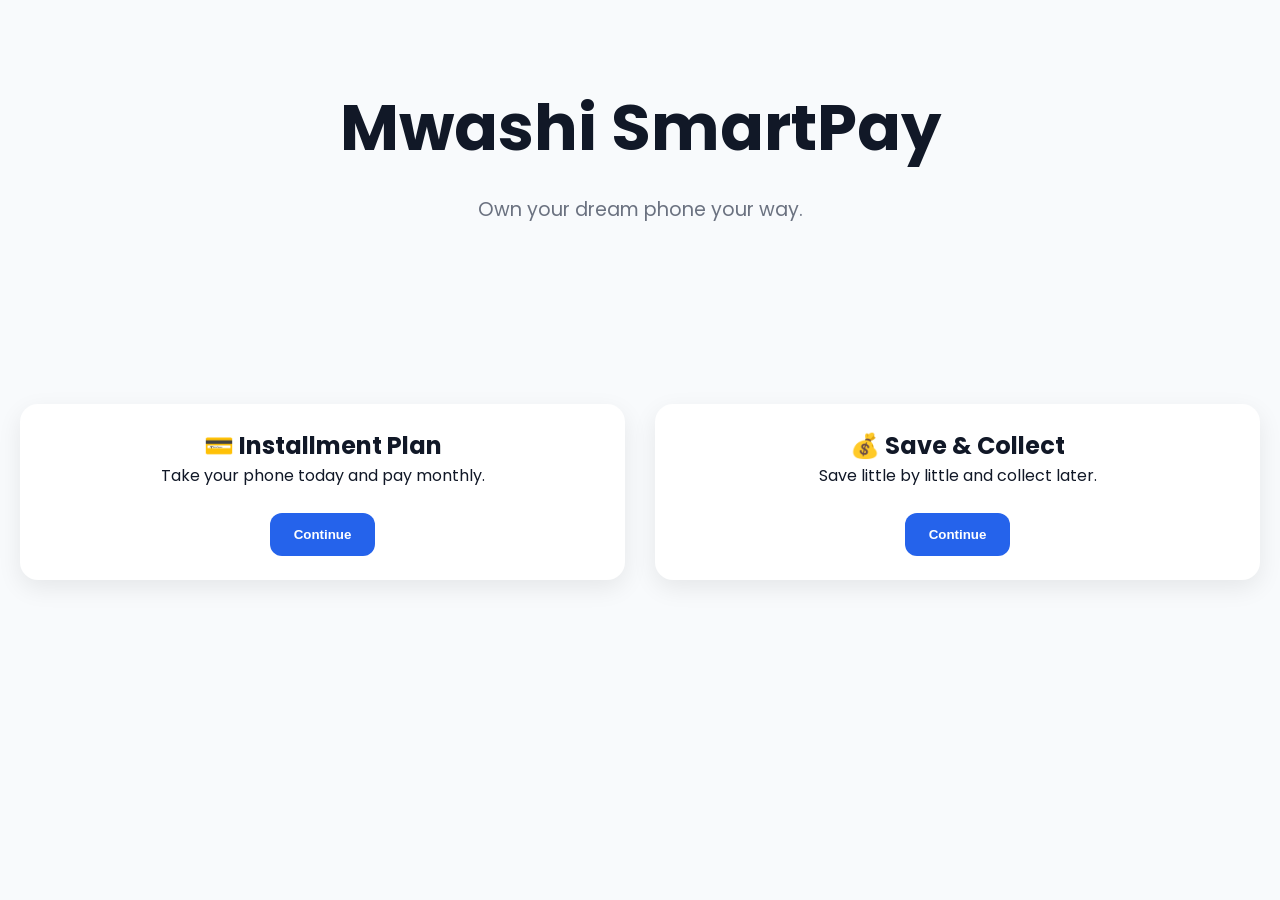
<file: smartpay.html>
<!DOCTYPE html>
<html lang="en">

<head>

<meta charset="UTF-8">

<meta name="viewport"
content="width=device-width, initial-scale=1.0">

<title>Mwashi SmartPay</title>

<link rel="preconnect"
href="https://fonts.googleapis.com">

<link rel="preconnect"
href="https://fonts.gstatic.com"
crossorigin>

<link href="https://fonts.googleapis.com/css2?family=Poppins:wght@300;400;500;600;700&display=swap"
rel="stylesheet">

<link rel="stylesheet"
href="css/smartpay.css">

</head>

<body>

<section class="hero">

<h1>Mwashi SmartPay</h1>

<p>
Own your dream phone your way.
</p>

</section>

<div class="container">

<div class="plan-grid">

<div class="card plan-card">

<h2>💳 Installment Plan</h2>

<p>
Take your phone today and
pay monthly.
</p>

<br>

<button class="btn btn-primary">
Continue
</button>

</div>

<div class="card plan-card">

<h2>💰 Save & Collect</h2>

<p>
Save little by little and
collect later.
</p>

<br>

<button class="btn btn-primary">
Continue
</button>

</div>

</div>

</div>

</body>
</html>
</file>
<file: css/smartpay.css>
@import url('variables.css');
@import url('components.css');

*{
    margin:0;
    padding:0;
    box-sizing:border-box;
}

body{
    font-family:'Poppins',sans-serif;
    background:var(--bg);
    color:var(--text);
}

.container{
    width:min(100%,var(--container));
    margin:auto;
    padding:40px 20px;
}

.hero{
    text-align:center;
    padding:80px 20px;
}

.hero h1{
    font-size:4rem;
    margin-bottom:20px;
}

.hero p{
    font-size:1.2rem;
    color:var(--text-light);
}

.plan-grid{
    display:grid;
    grid-template-columns:repeat(auto-fit,minmax(320px,1fr));
    gap:30px;
    margin-top:60px;
}

.plan-card{
    text-align:center;
}
</file>
